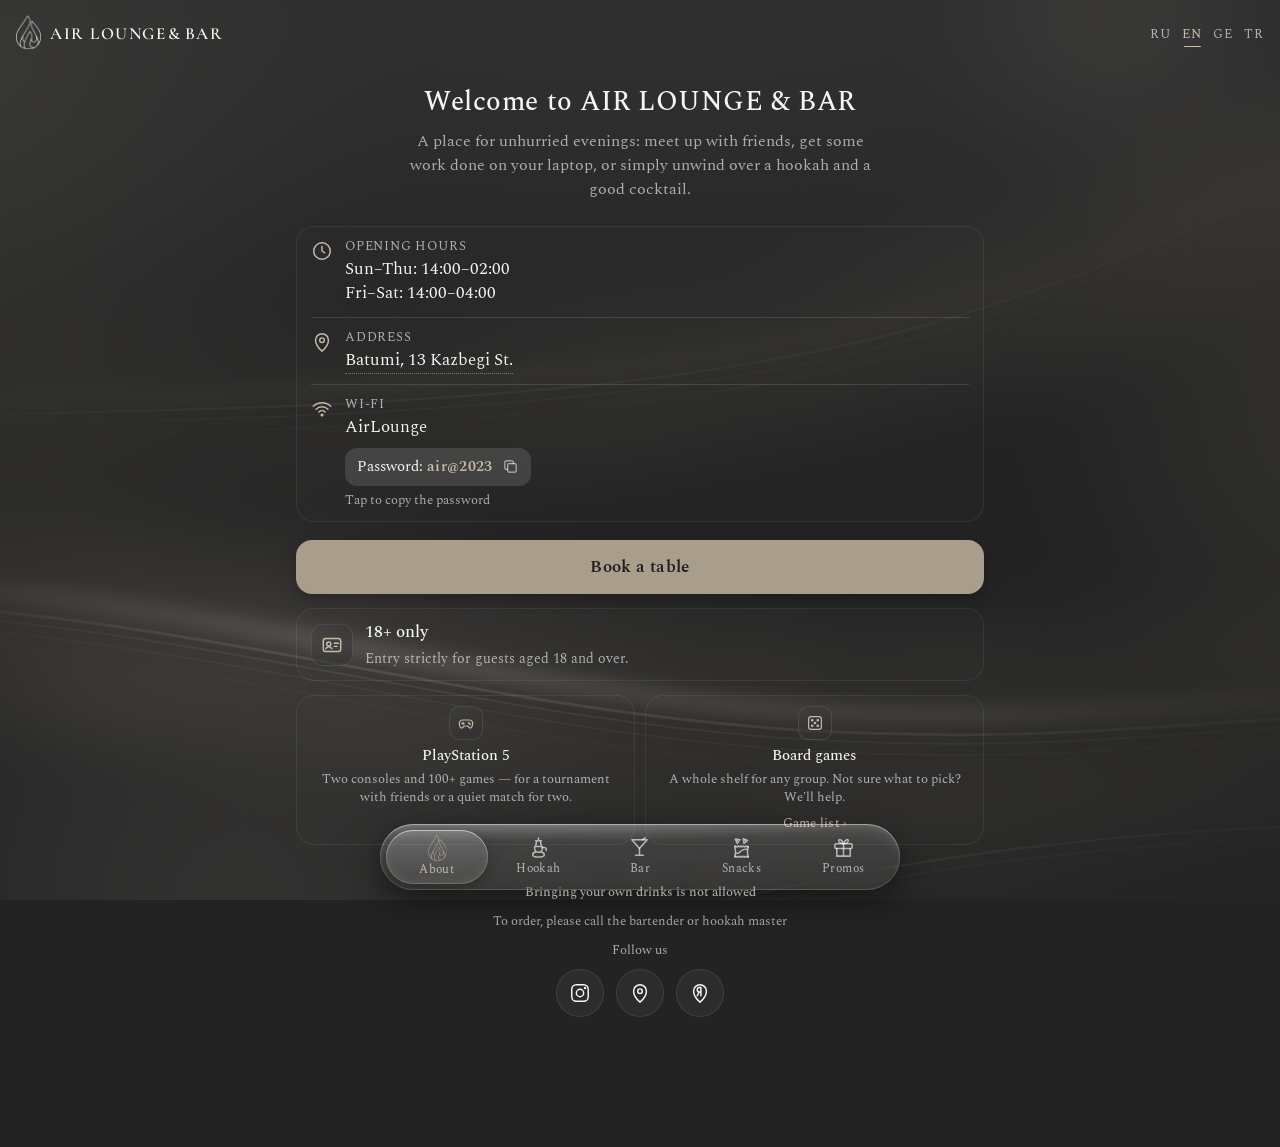
<file: index.html>
<!doctype html>
<html lang="ru">
<head>
  <meta charset="utf-8">
  <meta name="viewport" content="width=device-width, initial-scale=1, viewport-fit=cover">
  <meta name="theme-color" content="#232323">
  <meta name="color-scheme" content="dark">
  <title>AIR LOUNGE & BAR</title>
  <link rel="preconnect" href="https://fonts.googleapis.com">
  <link rel="preconnect" href="https://fonts.gstatic.com" crossorigin>
  <link href="https://fonts.googleapis.com/css2?family=Cormorant+Garamond:wght@500;600&family=Spectral:ital,wght@0,400;0,500;0,600;1,400&family=Noto+Sans+Georgian:wght@400;500;600&family=Noto+Serif+Georgian:wght@500;600&display=swap" rel="stylesheet">
  <link rel="preload" href="assets/bg.webp?v=6" as="image" media="(max-aspect-ratio: 1/1)">
  <link rel="preload" href="assets/bg-wide.webp?v=6" as="image" media="(min-aspect-ratio: 1/1)">
  <link rel="preload" href="assets/flame-big.png?v=1" as="image">
  <link rel="stylesheet" href="assets/style.css?v=94">
</head>
<body>
  <!-- фон: готовая картинка assets/bg.webp (рисует tools/render_background.py) -->
  <div class="bg" aria-hidden="true"></div>
  <!-- основное меню в оформлении мероприятия: закреплённые фоновые украшения (заполняет app.js) -->
  <div class="ev-bg-deco" id="evBgDeco" aria-hidden="true" hidden></div>

  <header class="topbar">
    <div class="brand"><span class="brand-mark" aria-hidden="true"></span><span class="brand-name" id="brand">AIR LOUNGE <span class="amp">&amp;</span> BAR</span><button class="ev-mini" id="evMini" type="button" hidden><span id="evMiniFace"></span></button></div>
    <nav class="langs" id="langs" aria-label="Language"></nav>
  </header>

  <div class="hero" id="hero"></div>

  <div class="chips-wrap" id="chipsWrap"><div class="chips-bg" id="chipsBg"></div><nav class="chips" id="chips"></nav></div>

  <main id="content" class="content"></main>

  <footer class="footer" id="footer"></footer>

  <nav class="tabbar" id="tabbar">
    <span class="lens" aria-hidden="true"></span>
    <div class="tabs" id="tabs"></div>
  </nav>

  <!-- страница ивента: вместо нижних вкладок — кнопка «Вернуться в меню» -->
  <a class="ev-back" id="evBack" href="#" hidden><svg viewBox="0 0 24 24" fill="none" stroke="currentColor" stroke-width="1.8" stroke-linecap="round" stroke-linejoin="round" aria-hidden="true"><path d="M15 5l-7 7 7 7"/></svg><span id="evBackLabel"></span></a>

  <!-- кнопка ивента (как у Wolt): двигается пальцем, унести вниз в «×» — спрятать до завтра -->
  <div class="ev-trash" id="evTrash" hidden><span class="ev-x" aria-hidden="true">×</span><span id="evTrashLabel"></span></div>
  <button class="ev-bubble" id="evBubble" type="button" hidden><span class="ev-face" id="evFace"></span><span class="ev-dot" aria-hidden="true"></span></button>

  <!-- преломление для «жидкого стекла» (работает в Chrome/Android, на iPhone — обычное стекло) -->
  <svg width="0" height="0" style="position:absolute" aria-hidden="true">
    <filter id="liquid" x="0" y="0" width="100%" height="100%" color-interpolation-filters="sRGB">
      <feTurbulence type="fractalNoise" baseFrequency="0.008 0.02" numOctaves="2" seed="7" result="noise"/>
      <feGaussianBlur in="noise" stdDeviation="2" result="soft"/>
      <feDisplacementMap in="SourceGraphic" in2="soft" scale="28" xChannelSelector="R" yChannelSelector="G"/>
    </filter>
  </svg>

  <div class="viewer" id="viewer" hidden>
    <button class="viewer-close" id="viewerClose" type="button">×</button>
    <img id="viewerImg" alt="">
    <div class="viewer-caption" id="viewerCaption"></div>
  </div>

  <div class="sheet" id="sheet" hidden>
    <div class="sheet-box" role="dialog" aria-modal="true" aria-labelledby="sheetTitle">
      <div class="sheet-grip" aria-hidden="true"></div>
      <div class="sheet-head"><h3 id="sheetTitle"></h3><button class="sheet-close" type="button" aria-label="×">×</button></div>
      <div class="sheet-cols"><span id="sheetCount"></span></div>
      <div class="sheet-body" id="sheetBody"><ol class="sheet-list" id="sheetList"></ol></div>
    </div>
  </div>

  <div class="loading" id="loading"><div class="loading-box"><i class="loading-mark" aria-hidden="true"></i><span>AIR LOUNGE & BAR</span></div></div>

  <script src="assets/event-themes.js?v=22"></script>
  <script src="assets/app.js?v=75"></script>
</body>
</html>
</file>
<file: assets/style.css>
/* ==========================================================================
   ВСЕ ЦВЕТА И ШРИФТЫ — ЗДЕСЬ. Чтобы сменить стиль сайта, меняйте только этот блок.
   Палитра «Warm Graphite» (графит + тёплый серо-бежевый). Фон-картинка — assets/bg.webp.
   ========================================================================== */
:root {
  /* Палитра «Warm Graphite»: графит + тёплый серо-бежевый. Текст белый. */
  --bg: #232323;              /* основной фон (#252525 из палитры, чуть глубже) */
  --wine: #41403e;            /* карточки / тёплый графит */
  --terracotta: #5a5650;      /* светлее графита */
  --amber: #c5bbaa;           /* светлый акцент: цены, активные надписи */
  --accent: #a99d8b;          /* акцент палитры: активная кнопка, линии */
  --amber-soft: rgba(169,157,139,.14);
  --wood: #303030;            /* вторичный фон */
  --text: #f7f6f3;            /* текст — белый */
  --muted: rgba(255,255,255,.62);
  --faint: rgba(255,255,255,.12);
  --card: rgba(255,255,255,.045);
  --card-line: rgba(255,255,255,.09);
  --item-bg: rgba(255,255,255,.009);  /* подложка карточек позиций и акций (почти прозрачная) */
  --item-line: rgba(255,255,255,.065);

  --font: "Spectral", "Noto Sans Georgian", Georgia, serif;           /* весь текст меню */
  --serif: "Spectral", "Noto Serif Georgian", Georgia, serif;          /* крупные заголовки */
  --logo: "Cormorant Garamond", "Noto Serif Georgian", Georgia, serif; /* название в шапке и на заставке */
  --radius: 18px;
  --photo: 64px;
  --tabbar-h: 66px;
}
/* ========================================================================== */

* { box-sizing: border-box; }
html { -webkit-text-size-adjust: 100%; background: var(--bg); overflow-x: clip; overscroll-behavior-y: none; }
body {
  margin: 0; min-height: 100vh;
  /* Короткие вкладки (Кальян, Снэки) почти помещаются в экран. Долистали до конца — Safari прячет
     свою панель, экран становится выше, прокручивать уже нечего — панель возвращается — и так по кругу:
     страница «трясётся». Поэтому страница всегда заметно выше самого большого экрана. */
  min-height: calc(100lvh + 120px);
  color: var(--text); font-family: var(--font); font-size: 16px; line-height: 1.45;
  padding-bottom: calc(var(--tabbar-h) + 40px + env(safe-area-inset-bottom));
  -webkit-tap-highlight-color: transparent;
}
/* ничего не должно давать сдвинуть страницу вбок (iPhone слушается, только если запрет и у html, и у body) */
body { overflow-x: clip; }
button { font: inherit; color: inherit; background: none; border: 0; padding: 0; cursor: pointer; }
a { color: inherit; }

/* ---------- фон ----------
   Одна готовая картинка: телефону не нужно ничего пересчитывать при прокрутке.
   100lvh — высота экрана, когда панель Safari спрятана, чтобы снизу не было пустой полосы. */
.bg {
  position: fixed; left: 0; top: 0; width: 100%; height: 100vh; height: 100lvh; z-index: -1;
  /* два слоя: сверху тонкие линии (вектор — всегда чёткие), под ними картинка с дымкой и складками */
  background: url("bg-lines.svg?v=8") center top / cover no-repeat,
              url("bg.webp?v=6") center top / cover no-repeat var(--bg);
  transform: translateZ(0);
}
/* на широких экранах (компьютер) — отдельная горизонтальная картинка, чтобы не растягивать телефонную */
@media (min-aspect-ratio: 1/1) { .bg { background-image: url("bg-wide-lines.svg?v=8"), url("bg-wide.webp?v=6"); background-position: center, center; } }

/* ---------- шапка ---------- */
.topbar {
  display: flex; align-items: flex-end; justify-content: space-between; gap: 10px;
  padding: calc(14px + env(safe-area-inset-top)) 10px 6px 16px;
}
/* низ букв названия — на одной линии с низом букв RU EN GE TR; значок — по центру высоты букв */
.brand { display: flex; align-items: center; gap: 9px; min-width: 0; padding-bottom: 3.9px; cursor: pointer; user-select: none; -webkit-user-select: none; }
/* значок пламени из логотипа; цвет берётся из текста (маска), картинка — assets/flame.png */
.brand-mark {
  flex: none; width: 25px; height: 34px; background: currentColor; transform: translateY(-.7px);
  -webkit-mask: url("flame.png?v=1") center / contain no-repeat; mask: url("flame.png?v=1") center / contain no-repeat;
}
.brand-name .amp { margin: 0 .16em 0 .118em; }
.brand-name { font-family: var(--logo); font-weight: 600; font-size: clamp(14px, 4.35vw, 17px); letter-spacing: .09em; line-height: 1; white-space: nowrap; min-width: 0; overflow: hidden; text-overflow: ellipsis; }
.langs { display: flex; flex: none; }
.langs button {
  position: relative; min-width: 31px; height: 40px;
  font-size: 13px; letter-spacing: .08em; color: var(--muted); transition: color .2s;
}
.langs button[aria-pressed="true"] { color: var(--amber); }
.langs button[aria-pressed="true"]::after {
  content: ""; position: absolute; left: 7px; right: 7px; bottom: 7px; height: 1.5px;
  background: var(--amber); border-radius: 1px;
}

/* ---------- заголовок вкладки ---------- */
.hero { text-align: center; padding: 26px 16px 14px; }
.hero h1 {
  margin: 0; display: inline-block; white-space: nowrap; font-family: var(--serif); font-weight: 500;
  font-size: clamp(38px, 12vw, 56px); line-height: 1; letter-spacing: .14em; text-transform: uppercase;
  padding-left: .14em; /* компенсирует пробел после последней буквы — слово стоит ровно по центру */
}
.hero span { display: block; margin-top: 4px; font-family: var(--serif); font-style: italic; font-size: 26px; color: var(--muted); }
.hero::after {
  content: ""; display: block; width: 62%; max-width: 360px; height: 1px; margin: 18px auto 0;
  background: linear-gradient(90deg, transparent, var(--amber), transparent);
}

/* ---------- чипсы разделов ---------- */
.chips {
  position: sticky; top: 0; z-index: 20;
  display: flex; gap: 8px; overflow-x: auto; scrollbar-width: none;
  padding: 4px 16px 8px; margin-top: 4px;
  --stuck: 0;           /* 0 → 1 плавно при прокрутке, меняет app.js */
}
/* подложка под лентой: появляется постепенно, без рывка */
.chips-wrap { position: sticky; top: 0; z-index: 20; }
.chips-bg {
  position: absolute; inset: 0; pointer-events: none;
  opacity: var(--stuck, 0);
  background: rgba(35,35,35,.72);
  -webkit-backdrop-filter: blur(16px) saturate(1.3); backdrop-filter: blur(16px) saturate(1.3);
  box-shadow: 0 1px 0 var(--faint);
}
.chips-wrap .chips { position: relative; z-index: 1; margin-top: 0; }
.chips::-webkit-scrollbar { display: none; }
@media (hover: hover) { .chips { cursor: grab; user-select: none; } .chips:active { cursor: grabbing; } }
.chips[hidden] { display: none; }
.chip {
  flex: none; height: 38px; padding: 0 16px; border-radius: 19px;
  background: var(--card); border: 1px solid var(--card-line);
  font-size: 14px; color: var(--muted); white-space: nowrap; transition: all .2s;
}
.chip.active { color: #1d1d1d; background: var(--accent); border-color: var(--accent); font-weight: 600; }

/* ---------- разделы ---------- */
.content { padding: 0 16px 8px; max-width: 720px; margin: 0 auto; }
.section { padding-top: 26px; scroll-margin-top: 64px; }
.section-title {
  display: flex; align-items: center; gap: 14px; margin: 0 0 14px;
  font-family: var(--serif); font-weight: 600; font-size: 23px; line-height: 1.15; letter-spacing: .03em; color: var(--text);
}
.section-title::after { content: ""; flex: 1; height: 1px; background: linear-gradient(90deg, rgba(169,157,139,.5), transparent); }
.section-note { margin: -6px 0 14px; font-size: 13.5px; color: var(--muted); }

/* ---------- карточка позиции ---------- */
.items { display: grid; gap: 8px; }
.item {
  display: flex; gap: 12px; align-items: center;
  background: var(--item-bg); border: 1px solid var(--item-line); border-radius: 14px; padding: 5px 9px 5px 5px;
}
.photo {
  flex: none; width: var(--photo); height: var(--photo); border-radius: 10px; overflow: hidden;
  display: grid; place-items: center; color: var(--amber);
  background: radial-gradient(circle at 30% 25%, rgba(169,157,139,.22), transparent 60%),
              linear-gradient(145deg, rgba(65,64,62,.55), rgba(48,48,48,.45));
  border: 1px solid rgba(169,157,139,.14);
}
.photo svg { width: 40%; height: 40%; opacity: .75; }
.photo img { width: 100%; height: 100%; object-fit: cover; display: block; }
button.photo { cursor: zoom-in; }
.item-body { flex: 1; min-width: 0; display: flex; flex-direction: column; gap: 2px; padding-right: 4px; }
.item-head { display: flex; align-items: baseline; justify-content: space-between; gap: 10px; }
.item-name { font-size: 15.5px; font-weight: 500; line-height: 1.25; }
.item-price { flex: none; font-size: 15.5px; font-weight: 600; color: var(--amber); white-space: nowrap; }
.item-desc { font-size: 13px; line-height: 1.35; color: var(--muted); }
.item-amount { font-size: 12px; color: var(--muted); }
.variants { display: flex; flex-wrap: wrap; gap: 6px; margin-top: 4px; }
.variant { display: inline-flex; gap: 6px; align-items: baseline; padding: 3px 9px; border-radius: 9px; background: var(--faint); font-size: 13px; }
.variant b { color: var(--amber); font-weight: 600; }
.vrows { display: grid; gap: 2px; margin-top: 2px; }
.vrow { display: flex; align-items: baseline; font-size: 14px; color: var(--muted); }
.vrow .lead { display: block; flex: 1 1 24px; min-width: 24px; margin: 0 8px; border-bottom: 1px dotted rgba(169,157,139,.35); transform: translateY(-4px); }
.vrow b { color: var(--amber); font-weight: 600; font-size: 15.5px; }
.vrow .vamt { font-style: normal; font-size: 12.5px; margin-left: 6px; opacity: .8; }

/* ---------- конструктор коктейля ---------- */
.builder { background: var(--card); border: 1px solid var(--card-line); border-radius: var(--radius); padding: 16px; margin-bottom: 10px; }
.builder .item-desc { margin: 2px 0 14px; }
.steps { list-style: none; margin: 0; padding: 0; display: grid; gap: 10px; }
.step { display: flex; gap: 12px; align-items: center; }
.step-num {
  flex: none; width: 28px; height: 28px; border-radius: 50%;
  border: 1px solid rgba(169,157,139,.5); color: var(--amber);
  display: grid; place-items: center; font-size: 13px; font-weight: 600;
}
.step-title { font-weight: 500; font-size: 15px; }
.step-options { font-size: 14px; color: var(--muted); }

/* ---------- акции ---------- */
.promo { display: flex; gap: 14px; align-items: center; background: var(--item-bg); border: 1px solid var(--item-line); border-radius: var(--radius); padding: 16px; }
.promo-icon {
  flex: none; width: 48px; height: 48px; border-radius: 14px; color: var(--amber);
  display: grid; place-items: center;
  background: linear-gradient(145deg, rgba(65,64,62,.6), rgba(48,48,48,.5)); border: 1px solid rgba(169,157,139,.18);
}
.promo-icon svg { width: 24px; height: 24px; }
.promo-title { font-weight: 500; font-size: 17px; margin-bottom: 4px; }
.promo-text { font-size: 14px; color: var(--muted); }

/* ---------- подвал ---------- */
.footer { max-width: 720px; margin: 0 auto; padding: 30px 16px 24px; text-align: center; color: var(--muted); font-size: 13px; }
.footer p { margin: 0 0 10px; }
.footer .rule { font-weight: 500; color: var(--text); }
.wifi { display: inline-flex; gap: 10px; flex-wrap: wrap; justify-content: center; padding: 9px 16px; border-radius: 14px; background: var(--card); border: 1px solid var(--card-line); margin: 6px 0 20px; }
.wifi b { color: var(--text); font-weight: 600; }
.socials { display: flex; justify-content: center; gap: 12px; margin-top: 8px; }
.socials a {
  width: 48px; height: 48px; border-radius: 50%; display: grid; place-items: center; color: var(--text);
  background: var(--card); border: 1px solid var(--card-line);
}
.socials a.empty { opacity: .35; pointer-events: none; }
.socials svg { width: 22px; height: 22px; }

/* ==========================================================================
   НИЖНИЕ ВКЛАДКИ — «ЖИДКОЕ СТЕКЛО»
   ========================================================================== */
.tabbar {
  position: fixed; z-index: 30;
  left: 12px; right: 12px; bottom: max(10px, calc(env(safe-area-inset-bottom) - 12px));
  transition: bottom .35s ease;
  max-width: 520px; margin: 0 auto; height: var(--tabbar-h);
  border-radius: 999px; padding: 6px;
  /* само стекло: размытие + усиление цвета того, что под ним */
  background: linear-gradient(180deg, rgba(255,255,255,.13), rgba(255,255,255,.05));
  -webkit-backdrop-filter: blur(22px) saturate(1.8) brightness(1.05);
  backdrop-filter: blur(22px) saturate(1.8) brightness(1.05);
  /* блики по краю и мягкая тень */
  box-shadow:
    inset 0 1px 0 rgba(255,255,255,.35),
    inset 0 -1px 0 rgba(255,255,255,.08),
    inset 0 0 0 1px rgba(255,255,255,.10),
    inset 0 10px 18px -12px rgba(255,255,255,.35),
    0 12px 32px rgba(0,0,0,.45);
  overflow: hidden;
}
/* блик-«отражение» в верхней части стекла */
.tabbar::before {
  content: ""; position: absolute; inset: 0; border-radius: inherit; pointer-events: none;
  background: radial-gradient(120% 70% at 30% -10%, rgba(255,255,255,.22), transparent 55%);
}
/* в Chrome/Android — настоящее преломление того, что за стеклом */
.refract .tabbar {
  backdrop-filter: url(#liquid) blur(14px) saturate(1.8) brightness(1.05);
}
.tabs { position: relative; z-index: 1; display: grid; grid-template-columns: repeat(var(--n, 4), 1fr); height: 100%; }
.tab {
  display: flex; flex-direction: column; align-items: center; justify-content: center; gap: 2px;
  color: var(--muted); font-size: 11.5px; letter-spacing: .03em; text-decoration: none;
  transition: color .3s; min-width: 0;
}
.tab span { max-width: 100%; overflow: hidden; text-overflow: ellipsis; white-space: nowrap; padding: 0 4px; }
.tab svg { width: 23px; height: 23px; transition: transform .35s cubic-bezier(.3,1.6,.5,1); }
.tab[aria-current="page"] { color: var(--amber); }
.tab[aria-current="page"] svg { transform: scale(1.08); }
/* «линза» под активной вкладкой, переезжает с упругостью */
.lens {
  position: absolute; z-index: 0; top: 6px; bottom: 6px; left: 6px;
  width: calc((100% - 12px) / var(--n, 4));
  border-radius: 999px;
  transform: translateX(calc(100% * var(--i, 0)));
  transition: transform .5s cubic-bezier(.32,1.35,.45,1);
  background: linear-gradient(180deg, rgba(255,255,255,.20), rgba(255,255,255,.07));
  box-shadow:
    inset 0 1px 0 rgba(255,255,255,.45),
    inset 0 0 0 1px rgba(255,255,255,.14),
    inset 0 -6px 12px -6px rgba(169,157,139,.35),
    0 4px 14px rgba(0,0,0,.25);
}

/* ---------- просмотр фото ---------- */
.viewer {
  position: fixed; inset: 0; z-index: 50; background: rgba(12,12,12,.9);
  -webkit-backdrop-filter: blur(10px); backdrop-filter: blur(10px);
  display: flex; flex-direction: column; align-items: center; justify-content: center; padding: 16px;
}
.viewer[hidden] { display: none; }
.viewer img { max-width: 100%; max-height: 80vh; border-radius: 14px; }
.viewer-caption { color: var(--text); margin-top: 12px; font-family: var(--serif); font-size: 22px; }
.viewer-close { position: absolute; top: calc(12px + env(safe-area-inset-top)); right: 12px; width: 48px; height: 48px; font-size: 32px; color: var(--text); }

/* ---------- заставка ---------- */
.loading {
  position: fixed; inset: 0; z-index: 60; background: var(--bg);
  display: grid; place-items: center; transition: opacity .5s;
}
.loading-box { display: flex; flex-direction: column; align-items: center; gap: 26px; }
/* большой значок пламени над названием, того же цвета */
.loading-mark {
  display: block; width: 66px; height: 92px; background: var(--amber);
  -webkit-mask: url("flame-big.png?v=1") center / contain no-repeat; mask: url("flame-big.png?v=1") center / contain no-repeat;
}
/* padding-left = letter-spacing: иначе последний пробел-разрядка сдвигает надпись влево */
.loading span { font-family: var(--logo); font-size: 22px; letter-spacing: .3em; padding-left: .3em; color: var(--amber); white-space: nowrap; }
.loading.done { opacity: 0; pointer-events: none; }

/* ---------- появление при смене вкладки ---------- */
@media (prefers-reduced-motion: no-preference) {
  .content.fade, .hero.fade { animation: fade .4s ease-out; }
  @keyframes fade { from { opacity: 0; transform: translateY(8px); } to { opacity: 1; transform: none; } }
}
/* карточки ниже экрана плавно проявляются при прокрутке */
@media (prefers-reduced-motion: no-preference) {
  .pre { opacity: 0; transform: translateY(14px); }
  .shown { transition: opacity .55s ease, transform .55s cubic-bezier(.2,.7,.2,1); }
}
@media (prefers-reduced-motion: reduce) {
  .lens, .tab svg { transition: none; }
}

@media (min-width: 600px) {
  :root { --photo: 76px; }
}
.chips-wrap[hidden] { display: none; }

/* отступ между лентой разделов и первым разделом — компактный */
.content > .section:first-child { padding-top: 7px; }
/* вкладка с одним разделом (Кальян, Снэки): без линии и пустого места под заголовком */
.hero.single { padding-bottom: 0; }
.hero.single::after { display: none; }
.hero.single + .chips-wrap + .content > .section:first-child { padding-top: 10px; }

/* ---------- вид без фото (галочка «Показывать фото позиций» выключена) ----------
   название — пунктир — цена, как в классическом меню; состав ниже */
.lead { display: none; }
.no-photos .item { padding: 11px 14px; }
.no-photos .item-body { padding-right: 0; gap: 3px; }
.no-photos .item-head { align-items: baseline; gap: 0; }
.no-photos .item-name { flex: 0 1 auto; }
.no-photos .lead {
  display: block; flex: 1 1 24px; min-width: 24px; margin: 0 8px;
  border-bottom: 1px dotted rgba(169,157,139,.35); transform: translateY(-4px);
}

/* ==========================================================================
   СТРАНИЦА «О НАС»
   ========================================================================== */
.tab-flame {
  display: block; width: 18px; height: 24px; background: currentColor;
  -webkit-mask: url("flame.png?v=1") center / contain no-repeat; mask: url("flame.png?v=1") center / contain no-repeat;
  transition: transform .35s cubic-bezier(.3,1.6,.5,1);
}
.tab[aria-current="page"] .tab-flame { transform: scale(1.08); }

.about { display: grid; gap: 14px; padding-top: 14px; }
.welcome { text-align: center; padding: 6px 8px 10px; }
.welcome-mark {
  display: block; width: 46px; height: 64px; margin: 0 auto 16px; background: var(--amber);
  -webkit-mask: url("flame-big.png?v=1") center / contain no-repeat; mask: url("flame-big.png?v=1") center / contain no-repeat;
}
.welcome h2 { margin: 0 0 10px; font-family: var(--serif); font-weight: 500; font-size: 23px; line-height: 1.25; letter-spacing: .02em; }
.welcome p { margin: 0 auto; max-width: 30em; font-size: 15.5px; line-height: 1.55; color: var(--muted); }

.info-card { background: var(--item-bg); border: 1px solid var(--item-line); border-radius: var(--radius); padding: 4px 16px; }
.info-row { display: flex; gap: 14px; align-items: flex-start; padding: 13px 0; }
.info-row + .info-row { border-top: 1px solid var(--faint); }
.info-row > svg { flex: none; width: 22px; height: 22px; color: var(--amber); margin-top: 2px; }
.info-label { font-size: 12.5px; letter-spacing: .06em; text-transform: uppercase; color: var(--muted); }
.info-value { font-size: 16.5px; margin-top: 2px; }
.info-value a { text-decoration: none; border-bottom: 1px dotted rgba(197,187,170,.5); }
.wifi-pass {
  display: inline-flex; align-items: center; gap: 10px; margin-top: 8px; padding: 8px 12px;
  border-radius: 12px; background: var(--faint); font-size: 15px; color: var(--text);
}
.wifi-pass b { color: var(--amber); font-weight: 600; letter-spacing: .02em; }
.wifi-pass svg { width: 17px; height: 17px; color: var(--muted); }
.info-hint { font-size: 12.5px; color: var(--muted); margin-top: 6px; transition: color .2s; }
.info-hint.ok { color: var(--amber); }

.age { display: flex; gap: 14px; align-items: center; background: var(--item-bg); border: 1px solid var(--item-line); border-radius: var(--radius); padding: 16px; }
.age-badge {
  flex: none; width: 48px; height: 48px; border-radius: 50%; display: grid; place-items: center;
  border: 1.5px solid var(--amber); color: var(--amber); font-weight: 600; font-size: 16px;
}
.welcome .nowrap { white-space: nowrap; }

/* «О нас»: те же отступы внутри блоков, что у позиций меню */
.about .promo { padding: 11px 14px; gap: 12px; }
.about .promo-icon { width: 42px; height: 42px; border-radius: 12px; }
.about .promo-icon svg { width: 22px; height: 22px; }
.about .info-card { padding: 0 14px; }
.about .info-row { padding: 11px 0; gap: 12px; }
.welcome { padding-top: 0; }
.book-btn {
  display: block; margin-top: 4px; padding: 15px 16px; border-radius: 16px; text-align: center; text-decoration: none;
  background: var(--accent); color: #1d1d1d; font-weight: 600; font-size: 17px; letter-spacing: .02em;
  box-shadow: 0 6px 18px rgba(0,0,0,.25);
}
.book-btn:active { transform: scale(.98); }
.info-value { white-space: pre-line; }
.hero[hidden] { display: none; }
/* «О нас» без большого заголовка: приветствие — главный заголовок страницы */
.hero[hidden] ~ .chips-wrap + .content .about { padding-top: 26px; }
.hero[hidden] ~ .chips-wrap + .content .welcome h2 { font-size: 27px; }
/* «О нас»: PlayStation и настольные игры — две карточки в одну строку */
.about .features { display: grid; grid-template-columns: 1fr 1fr; gap: 10px; }
.about .feature { display: flex; flex-direction: column; gap: 8px; padding: 13px 13px 14px; background: var(--item-bg); border: 1px solid var(--item-line); border-radius: var(--radius); }
.about .feature .promo-icon { width: 38px; height: 38px; border-radius: 11px; }
.about .feature .promo-icon svg { width: 20px; height: 20px; }
.about .feature .promo-title { font-size: 16px; margin: 2px 0 0; line-height: 1.2; }
.about .feature .promo-text { font-size: 13.5px; line-height: 1.4; }
/* карточки-половинки: всё по центру, компактнее */
.about .feature { align-items: center; text-align: center; gap: 6px; padding: 10px 10px 11px; }
.about .feature .promo-icon { width: 34px; height: 34px; border-radius: 10px; }
.about .feature .promo-icon svg { width: 18px; height: 18px; }
.about .feature .promo-title { font-size: 15px; margin-top: 1px; }
.about .feature .promo-text { font-size: 12.5px; line-height: 1.38; }

/* «О нас»: PlayStation и настолки — под кнопкой «Забронировать» */
.about .promo + .features { margin-top: 0; }
.about button.feature { font: inherit; color: inherit; cursor: pointer; transition: transform .15s, background .15s; -webkit-tap-highlight-color: transparent; }
.about button.feature:active { transform: scale(.97); background: rgba(255,255,255,.05); }
.feature-more { margin-top: auto; padding-top: 3px; font-size: 12.5px; color: var(--amber); letter-spacing: .02em; }

/* ---------- список настольных игр (выезжает снизу) ---------- */
html.locked, html.locked body { overflow: hidden; }
.sheet { position: fixed; inset: 0; z-index: 60; background: rgba(10,10,10,0); transition: background .3s; display: flex; align-items: flex-end; justify-content: center; }
.sheet[hidden] { display: none; }
.sheet.open { background: rgba(10,10,10,.6); }
.sheet-box {
  width: 100%; max-width: 560px; max-height: 80vh; max-height: 80svh; display: flex; flex-direction: column;
  background: #2a2a29; border: 1px solid var(--item-line); border-bottom: 0; border-radius: 22px 22px 0 0;
  padding: 8px 18px 0; box-shadow: 0 -10px 30px rgba(0,0,0,.4);
  transform: translateY(100%); transition: transform .3s cubic-bezier(.2,.8,.2,1);
}
.sheet.open .sheet-box { transform: none; }
.sheet-grip { width: 38px; height: 4px; border-radius: 2px; background: rgba(255,255,255,.2); margin: 0 auto 8px; }
.sheet-head { display: flex; align-items: center; justify-content: space-between; gap: 10px; }
.sheet-head h3 { margin: 0; font-family: var(--serif); font-weight: 500; font-size: 22px; color: var(--text); }
.sheet-close { flex: none; width: 40px; height: 40px; margin-right: -10px; font-size: 28px; line-height: 1; color: var(--muted); background: none; border: 0; }
.sheet-cols { display: flex; justify-content: flex-end; padding: 4px 0 6px; border-bottom: 1px solid var(--item-line); font-size: 11.5px; color: var(--muted); letter-spacing: .04em; }
.sheet-body { margin-right: -18px; padding-right: 18px; overflow-y: auto; -webkit-overflow-scrolling: touch; overscroll-behavior: contain; padding-bottom: calc(18px + env(safe-area-inset-bottom)); }
.sheet-list { list-style: none; margin: 0; padding: 0; }
.sheet-list li { display: flex; align-items: baseline; gap: 6px; padding: 6px 0; font-size: 14px; line-height: 1.3; }
.sheet-list li i { flex: 1; border-bottom: 1px dotted rgba(255,255,255,.18); transform: translateY(-3px); }
.sheet-list li b { flex: none; font-weight: 500; font-size: 13px; color: var(--amber); }

/* ==========================================================================
   ИВЕНТ (Хеллоуин и т.п.): плавающая кнопка-«пузырь» и отдельная страница #event.
   Цвет ивента --ev приходит из админки (data/event.json → color).
   ========================================================================== */
:root { --ev: #e8742a; --ev-light: color-mix(in srgb, var(--ev) 55%, #fff); }

.ev-bubble {
  position: fixed; z-index: 35; right: 14px; bottom: 126px;
  width: 62px; height: 62px; border-radius: 50%;
  display: grid; place-items: center;
  background: radial-gradient(circle at 34% 28%, color-mix(in srgb, var(--ev) 45%, #fff), var(--ev) 58%, color-mix(in srgb, var(--ev) 62%, #000));
  box-shadow: 0 10px 24px rgba(0,0,0,.45), inset 0 1px 0 rgba(255,255,255,.45), 0 0 0 1px rgba(255,255,255,.12);
  touch-action: none; user-select: none; -webkit-user-select: none; -webkit-touch-callout: none;
  transition: transform .4s cubic-bezier(.3,1.3,.5,1), opacity .25s, scale .25s, box-shadow .2s;
}
.ev-bubble[hidden] { display: none; }
/* пульсация кольцом (быстрая и неширокая), постоянно */
.ev-bubble::before {
  content: ""; position: absolute; inset: -2px; border-radius: 50%; pointer-events: none;
  border: 2px solid var(--ev); animation: ev-pulse 1.7s ease-out infinite;
}
@keyframes ev-pulse { 0% { transform: scale(1); opacity: .8; } 75%, 100% { transform: scale(1.28); opacity: 0; } }
.ev-face { font-size: 31px; line-height: 1; pointer-events: none; filter: drop-shadow(0 1px 1px rgba(0,0,0,.3)); }
/* белая точка «новое» — пока гость не открыл страницу ивента */
.ev-dot { position: absolute; top: 3px; right: 3px; width: 13px; height: 13px; border-radius: 50%; background: #fff; box-shadow: 0 0 0 2.5px var(--ev); pointer-events: none; }
.ev-bubble.seen .ev-dot { display: none; }
.ev-bubble.pop { animation: ev-pop .6s cubic-bezier(.3,1.5,.5,1) .6s both; }
@keyframes ev-pop { from { opacity: 0; scale: .3; } to { opacity: 1; scale: 1; } }
/* пока тащат — никаких анимаций и смены размера: только движение точно под пальцем */
.ev-bubble.dragging { transition: none; will-change: transform; box-shadow: 0 16px 34px rgba(0,0,0,.55), inset 0 1px 0 rgba(255,255,255,.45); }
.ev-bubble.dragging::before { animation: none; opacity: 0; }
.ev-bubble.gone { scale: .2; opacity: 0; }

/* зона «×» — видна только пока пузырь тащат. Стоит над нижними вкладками, а не у самого края:
   у нижнего края iPhone придерживает касания (жест «домой», панель Safari) — пузырь отставал от пальца */
.ev-trash {
  position: fixed; z-index: 34; left: 0; right: 0; bottom: 0; height: 330px; pointer-events: none;
  display: flex; flex-direction: column; align-items: center; justify-content: flex-end; gap: 9px;
  padding-bottom: calc(var(--tabbar-h) + 44px + env(safe-area-inset-bottom));
  background: linear-gradient(transparent, rgba(0,0,0,.85));
  font-size: 13px; letter-spacing: .02em; color: rgba(255,255,255,.82);
  opacity: 0; transition: opacity .2s;
}
.ev-trash[hidden] { display: none; }
.ev-trash.show { opacity: 1; }
.ev-x {
  width: 56px; height: 56px; border-radius: 50%; display: grid; place-items: center;
  font-size: 30px; line-height: 1; border: 1.5px solid rgba(255,255,255,.7); background: rgba(255,255,255,.08);
  transition: background .12s, border-color .12s;
}
/* пузырь над «×» — подсвечивается крестик (сам пузырь не меняется, чтобы не дёргался) */
.ev-trash.near .ev-x { background: rgba(255,255,255,.3); border-color: #fff; }

/* ---------- страница ивента ---------- */
.is-event { --amber: var(--ev-light); --accent: var(--ev); }
.is-event .tabbar { display: none; }
.is-event .bg::after {
  content: ""; position: absolute; inset: 0;
  background: radial-gradient(95% 42% at 50% 0%, color-mix(in srgb, var(--ev) 32%, transparent), transparent 72%);
}
.is-event .section-title::after { background: linear-gradient(90deg, color-mix(in srgb, var(--ev) 60%, transparent), transparent); }
.is-event .hero span { font-style: normal; font-size: 17px; letter-spacing: .04em; color: var(--ev-light); margin-top: 10px; padding: 0 8px; white-space: normal; overflow-wrap: anywhere; }
.ev-cover { display: block; width: 100%; max-width: 520px; aspect-ratio: 16 / 9; object-fit: cover; margin: -6px auto 18px; border-radius: var(--radius); box-shadow: 0 12px 30px rgba(0,0,0,.4), 0 0 0 1px color-mix(in srgb, var(--ev) 35%, transparent); }
.ev-emoji { font-size: 56px; line-height: 1; margin-bottom: 12px; animation: ev-float 4s ease-in-out infinite; }
@keyframes ev-float { 50% { transform: translateY(-6px) rotate(-4deg); } }
.ev-intro { font-size: 15px; line-height: 1.5; color: var(--muted); max-width: 520px; margin: 14px auto 0; padding: 0 6px; }
.item-old { margin-right: 6px; font-size: 13px; font-weight: 400; color: var(--muted); text-decoration-thickness: 1px; }

/* «Вернуться в меню» — на месте нижних вкладок, то же «стекло» */
.ev-back {
  position: fixed; z-index: 30; left: 50%; transform: translateX(-50%);
  bottom: max(12px, calc(env(safe-area-inset-bottom) - 10px));
  height: 54px; padding: 0 24px 0 16px; border-radius: 999px;
  display: flex; align-items: center; gap: 8px; white-space: nowrap;
  font-size: 15.5px; letter-spacing: .02em; color: var(--text); text-decoration: none;
  background: linear-gradient(180deg, rgba(255,255,255,.15), rgba(255,255,255,.06));
  -webkit-backdrop-filter: blur(22px) saturate(1.8); backdrop-filter: blur(22px) saturate(1.8);
  box-shadow: inset 0 1px 0 rgba(255,255,255,.35), inset 0 0 0 1px rgba(255,255,255,.12), 0 12px 32px rgba(0,0,0,.45);
}
.ev-back[hidden] { display: none; }
.ev-back svg { width: 20px; height: 20px; color: var(--ev-light); }

/* гость спрятал пузырь — маленькая кнопка в шапке справа от названия */
.ev-mini {
  position: relative; flex: none; align-self: center; width: 26px; height: 26px; margin-left: -3px; border-radius: 50%;
  display: grid; place-items: center; transform: translateY(-1px);
  background: radial-gradient(circle at 34% 28%, color-mix(in srgb, var(--ev) 45%, #fff), var(--ev) 58%, color-mix(in srgb, var(--ev) 62%, #000));
  box-shadow: 0 3px 8px rgba(0,0,0,.4), inset 0 1px 0 rgba(255,255,255,.4);
}
.ev-mini[hidden] { display: none; }
.ev-mini span { font-size: 14px; line-height: 1; pointer-events: none; }
.ev-mini::before {
  content: ""; position: absolute; inset: -1.5px; border-radius: 50%; pointer-events: none;
  border: 1.5px solid var(--ev); animation: ev-pulse 1.7s ease-out infinite;
}
/* увеличенная зона нажатия, чтобы попадать пальцем */
.ev-mini::after { content: ""; position: absolute; inset: -9px; }
.ev-mini.pop { animation: ev-pop .5s cubic-bezier(.3,1.5,.5,1) both; }
/* пока мини-кнопка видна — кнопки языков чуть уже, чтобы название не обрезалось на узких iPhone */
.ev-mini-on .langs button { min-width: 28px; }
.ev-mini-on .topbar { gap: 3px; }

@media (prefers-reduced-motion: reduce) {
  .ev-bubble::before, .ev-mini::before, .ev-emoji { animation: none; }
}

/* ==========================================================================
   ТЕМЫ МЕРОПРИЯТИЙ (поле «Оформление» у мероприятия в админке).
   Украшения рисует assets/event-themes.js; здесь — где они стоят и как двигаются.
   Всё декоративное: .deco не ловит нажатия и не читается экранным диктором.
   ========================================================================== */
.is-event .hero { position: relative; }
.is-event .content { position: relative; }
/* украшения — задний фон: карточки и текст лежат поверх них (z-index -1 — ниже обычного содержимого, но выше фона .bg) */
.deco { position: absolute; pointer-events: none; z-index: -1; }
.is-event .hero > :not(.deco) { position: relative; z-index: 1; }

/* ---------- Хеллоуин ---------- */
/* тёмная ночная часть сверху: от шапки до описания, ниже плавно уходит в основной фон */
.theme-halloween .bg { background: var(--hw-stars) center top / 390px 640px repeat, radial-gradient(130% 70% at 50% 110%, #10130e 0%, #060706 62%) #060706; }
.theme-halloween .bg::after { display: none; }
.is-event.theme-halloween .topbar { background: #141812; position: relative; z-index: 2; }
.is-event.theme-halloween .hero {
  padding: 0 0 46px; margin-bottom: -20px;
  /* под рисунком — тот же тёмный цвет, что у земли на рисунке (#060706); ниже он же — фон всей страницы со звёздами */
  background: linear-gradient(180deg, #060706 0, #060706 calc(100% - 60px), rgba(6,7,6,0) 100%);
}
.is-event.theme-halloween .hero::after { display: none; }
.is-event.theme-halloween .hero h1 { color: #fff; padding-left: calc(.14em + 16px); padding-right: 16px; margin-top: 2px; }
.is-event.theme-halloween .hero span { color: #ffa63d; text-shadow: 0 0 12px rgba(255,154,50,.45); padding: 0 24px; }   /* цвет горящих глаз тыкв */
.is-event.theme-halloween .ev-intro { color: rgba(255,255,255,.62); padding: 0 22px; }

/* сцена: луна, кривой замок, кладбище и тыквы-фонари на поле (во всю ширину), летучие мыши поверх */
.hw-scene { position: relative; margin: 0; background: linear-gradient(180deg, #141812 0%, #0f120d 55%, #0a0c09 100%); }
.hw-scene-svg { display: block; width: 100%; height: auto; max-height: 300px; }
.hw-bats { position: absolute; inset: 0; color: #050505; overflow: hidden; }
/* каждая мышь — полоса во всю ширину сцены; полоса едет слева направо (или наоборот), мышь внутри машет крыльями
   и слегка ныряет вверх-вниз. Пролетает поверх луны и замка — там её хорошо видно */
.hw-bats i { position: absolute; left: 0; width: 100%; display: block; animation: hw-fly1 14s ease-in-out infinite; }
.hw-bats b { display: block; animation: hw-dip 3s ease-in-out infinite, hw-face1 14s linear infinite; }
.hw-bats svg { display: block; width: 100%; height: auto; animation: hw-flap .32s ease-in-out infinite alternate; transform-origin: 50% 40%; }
/* координаты по горизонтали — доля ширины сцены (луна и замок — примерно 35–65%) */
.hw-bats .b1 { top: 22%; }
.hw-bats .b1 b { width: 30px; }
.hw-bats .b2 { top: 40%; animation-name: hw-fly2; animation-duration: 18s; animation-delay: -6s; }
.hw-bats .b2 b { width: 24px; animation: hw-dip 3.6s ease-in-out infinite, hw-face2 18s linear -6s infinite; }
.hw-bats .b3 { top: 9%; animation-name: hw-fly3; animation-duration: 22s; animation-delay: -11s; }
.hw-bats .b3 b { width: 18px; animation: hw-dip 2.6s ease-in-out infinite, hw-face3 22s linear -11s infinite; }
.hw-bats .b4 { top: 55%; animation-name: hw-fly4; animation-duration: 16s; animation-delay: -4s; }
.hw-bats .b4 b { width: 20px; animation: hw-dip 3.3s ease-in-out infinite, hw-face4 16s linear -4s infinite; }
.hw-bats .b2 svg, .hw-bats .b3 svg { animation-duration: .26s; }
/* полёт туда-обратно вокруг луны и замка; hw-faceN разворачивает мышь носом по ходу полёта */
@keyframes hw-fly1 { 0%, 100% { translate: 28% 0; } 22% { translate: 45% -12px; } 45% { translate: 63% 4px; } 70% { translate: 49% 16px; } }
@keyframes hw-face1 { 0%, 44.9% { scale: 1 1; } 45%, 100% { scale: -1 1; } }
@keyframes hw-fly2 { 0%, 100% { translate: 64% 0; } 30% { translate: 44% -10px; } 55% { translate: 27% 6px; } 76% { translate: 42% 14px; } }
@keyframes hw-face2 { 0%, 54.9% { scale: -1 1; } 55%, 100% { scale: 1 1; } }
@keyframes hw-fly3 { 0%, 100% { translate: 38% 0; } 50% { translate: 60% 12px; } }
@keyframes hw-face3 { 0%, 49.9% { scale: 1 1; } 50%, 100% { scale: -1 1; } }
@keyframes hw-fly4 { 0%, 100% { translate: 60% 0; } 42% { translate: 33% -10px; } }
@keyframes hw-face4 { 0%, 41.9% { scale: -1 1; } 42%, 100% { scale: 1 1; } }
@keyframes hw-dip { 0%, 100% { translate: 0 0; } 50% { translate: 0 10px; } }
@keyframes hw-flap { from { transform: scaleY(1); } to { transform: scaleY(.45); } }
/* звёзды над замком медленно мерцают */
/* звёзды над замком мерцают заметно: гаснут почти до нуля и вспыхивают до полной яркости (размер не меняется) */
.hw-star { animation: hw-star 3.5s ease-in-out infinite; }
@keyframes hw-star { 0%, 100% { opacity: .05; } 45%, 55% { opacity: 1; } }
/* крупные звёзды: большую часть времени тусклые, редкая плавная вспышка (~1,5 с) */
.hw-star-big { animation-name: hw-star-big; animation-timing-function: ease-in-out; }
@keyframes hw-star-big { 0%, 52%, 100% { opacity: .15; } 68%, 72% { opacity: 1; } 88% { opacity: .15; } }
/* окна замка: свет по очереди гаснет и снова загорается */
.hw-win { animation: hw-win 17.5s ease-in-out infinite; }
@keyframes hw-win { 0%, 30%, 100% { opacity: 1; } 36%, 52% { opacity: 0; } 58% { opacity: 1; } }
/* тыквы неспешно моргают */
.hw-eyes { transform-box: fill-box; transform-origin: center; animation: hw-blink 6.5s ease-in-out infinite; }
@keyframes hw-blink { 0%, 90%, 100% { scale: 1 1; } 94% { scale: 1 .12; } }

/* меню ниже — в той же ночной гамме: лунное золото (рамки, линии, кнопки) и тёплый свет окон (цены) */
.theme-halloween { --amber: #f2c46d; --accent: #f0d9a3; --hw-moon: 240,217,163; }
.theme-halloween .chips-bg { background: rgba(6,7,6,.78); box-shadow: 0 1px 0 rgba(var(--hw-moon),.14); }
.theme-halloween .chip { background: rgba(var(--hw-moon),.04); border-color: rgba(var(--hw-moon),.22); color: rgba(255,255,255,.72); }
.theme-halloween .chip.active { background: #f0d9a3; border-color: #f0d9a3; color: #141812; box-shadow: 0 0 14px rgba(var(--hw-moon),.35); }
.theme-halloween .section-title { color: #f7efdc; }
.theme-halloween .section-title::after { background: linear-gradient(90deg, rgba(var(--hw-moon),.55), transparent); }
.theme-halloween .item, .theme-halloween .promo {
  background: linear-gradient(160deg, rgba(var(--hw-moon),.06), rgba(var(--hw-moon),.015) 60%);
  border-color: rgba(var(--hw-moon),.3);
  box-shadow: 0 0 18px rgba(var(--hw-moon),.05), inset 0 1px 0 rgba(var(--hw-moon),.08);
}
.theme-halloween .item-head .lead { border-color: rgba(var(--hw-moon),.22); }
.theme-halloween .item-price { color: #f2b45a; text-shadow: 0 0 10px rgba(242,180,90,.35); }
.theme-halloween .item-old { color: rgba(255,255,255,.4); text-decoration-color: rgba(var(--hw-moon),.7); text-shadow: none; }
.theme-halloween .item-desc, .theme-halloween .item-amount { color: rgba(255,255,255,.58); }
.theme-halloween .promo-icon { color: #f2b45a; background: rgba(var(--hw-moon),.05); border-color: rgba(var(--hw-moon),.25); }
.theme-halloween .footer { color: rgba(255,255,255,.6); }
.theme-halloween .socials a { border-color: rgba(var(--hw-moon),.22); }

/* основное меню в оформлении мероприятия: закреплённый фон — не прокручивается, виден на любой глубине страницы */
/* высота — всегда «полный экран» (100lvh, как у .bg): iPhone прячет/показывает панели Safari при прокрутке,
   и при высоте по видимой части череп и дьявол пересчитывали положение и прыгали */
.ev-bg-deco { position: fixed; left: 0; top: 0; width: 100%; height: 100vh; height: 100lvh; z-index: -1; pointer-events: none; overflow: hidden; transform: translateZ(0); }
.ev-bg-deco[hidden] { display: none; }
.ev-bg-deco .hw-web { top: 52px; left: -4px; }   /* ниже липкой ленты разделов */
.ev-bg-deco .hw-spider { top: 52px; }
.ev-bg-deco .hw-skull { top: 38%; }
.ev-bg-deco .hw-devil { top: auto; bottom: 175px; }   /* с запасом: при показанных панелях Safari низ экрана выше */

/* фон за меню: большая паутина с пауком (лунного оттенка), мерцающие звёзды, привидения */
.hw-web { top: 10px; left: -4px; width: 52vw; max-width: 300px; aspect-ratio: 1; color: rgba(var(--hw-moon),.12); }
.hw-web svg { display: block; width: 100%; height: 100%; }
.hw-spider { top: 10px; left: min(24vw, 140px); width: 22px; color: #0d0d0d; transform-origin: 50% 0; animation: hw-swing 5s ease-in-out infinite; }
.hw-spider i { display: block; width: 1px; height: 120px; margin: 0 auto; background: linear-gradient(rgba(var(--hw-moon),.06), rgba(var(--hw-moon),.3)); }
.hw-spider svg { display: block; width: 22px; height: auto; margin-top: -2px; filter: drop-shadow(0 0 1.5px rgba(242,180,90,.6)); }
@keyframes hw-swing { 0%, 100% { transform: rotate(4deg); } 50% { transform: rotate(-4deg) translateY(8px); } }

/* несколько звёзд мерцают (остальные — неподвижный звёздный фон страницы) */
.hw-twinkle { inset: 0; }
.hw-twinkle i { position: absolute; width: 3px; height: 3px; border-radius: 50%; background: #fff8e4; box-shadow: 0 0 6px 1px rgba(246,226,176,.7); opacity: .15; animation: hw-twinkle 3.6s ease-in-out infinite; }
.hw-twinkle i:nth-child(1) { display: none; }  /* стояла у котла — путалась с пузырьками */
.hw-twinkle i:nth-child(2) { top: 17%; left: 6%; animation-delay: -1.2s; }
.hw-twinkle i:nth-child(3) { top: 29%; left: 95%; animation-delay: -2.4s; animation-duration: 4.4s; }
.hw-twinkle i:nth-child(4) { top: 41%; left: 2%; animation-delay: -.6s; }
.hw-twinkle i:nth-child(5) { top: 53%; left: 92%; animation-delay: -3s; animation-duration: 5s; }
.hw-twinkle i:nth-child(6) { top: 64%; left: 48%; animation-delay: -1.8s; width: 2px; height: 2px; }
.hw-twinkle i:nth-child(7) { top: 76%; left: 4%; animation-delay: -2.8s; animation-duration: 4.2s; }
.hw-twinkle i:nth-child(8) { top: 87%; left: 90%; animation-delay: -.3s; }
.hw-twinkle i:nth-child(9) { top: 96%; left: 30%; animation-delay: -2s; width: 2px; height: 2px; }
@keyframes hw-twinkle { 0%, 100% { opacity: .12; transform: scale(.7); } 50% { opacity: .9; transform: scale(1.15); } }

/* подвал: привидение слева и мумия справа от иконок соцсетей (там всегда пусто, при любой высоте экрана) */
.theme-halloween .footer { position: relative; }
.theme-halloween .footer::before, .theme-halloween .footer::after {
  content: ""; position: absolute; z-index: -1; pointer-events: none; background: center / contain no-repeat;
}
.theme-halloween .footer::before { width: 62px; height: 82px; left: 8px; bottom: 0; background-image: var(--hw-ghost); rotate: -8deg; opacity: .9; animation: hw-float 7s ease-in-out infinite; }
.theme-halloween .footer::after { width: 46px; height: 54px; right: 12px; bottom: 10px; background-image: var(--hw-mummy); rotate: 12deg; opacity: .8; }

/* предметы в конце строки с названием раздела — справа, на месте линии, текст не закрывают */
.hw-title-item { order: 2; flex: none; display: block; height: 40px; margin: -10px -2px -8px 0; opacity: .9; position: relative; z-index: -1; }
.hw-ti-lollipop svg { rotate: 30deg; }
.hw-title-item svg { display: block; height: 100%; width: auto; filter: drop-shadow(0 0 6px rgba(242,180,90,.18)); }

.hw-item svg { display: block; width: 100%; height: auto; }
.hw-item { opacity: .8; }
/* коса — слева над заголовком второго раздела, в промежутке между карточками */
.theme-halloween .section-title { position: relative; }
.hw-title-left { position: absolute; z-index: -1; width: 52px; left: -42px; top: -88px; rotate: 6deg; opacity: .85; pointer-events: none; }
/* коса — небольшой замах вокруг конца древка */
.hw-title-left svg { transform-origin: 14% 94%; animation: hw-swing-scythe 3.2s ease-in-out infinite; }
@keyframes hw-swing-scythe { 0%, 100% { rotate: -5deg; } 45% { rotate: 9deg; } 60% { rotate: 7deg; } }
/* котёл — пузырьки поднимаются и мерцают, будто зелье бурлит */
.hw-bub { transform-box: fill-box; transform-origin: center; animation: hw-bubble 2s ease-in-out infinite; }
@keyframes hw-bubble { 0% { opacity: 0; translate: 0 3px; scale: .6; } 35% { opacity: .9; } 70% { opacity: .6; } 100% { opacity: 0; translate: 0 -4px; scale: 1.1; } }
/* кукла вуду — левая и правая булавки втыкаются и вытаскиваются */
.hw-pin-l, .hw-pin-r { transform-box: view-box; animation: hw-pin-l 2.4s ease-in-out infinite; }
.hw-pin-r { animation-name: hw-pin-r; animation-delay: -1.2s; }
@keyframes hw-pin-l { 0%, 100% { translate: 0 0; } 50% { translate: -3.4px -2.2px; } }
@keyframes hw-pin-r { 0%, 100% { translate: 0 0; } 50% { translate: 3.6px -1.5px; } }
.hw-title-left svg { display: block; width: 100%; height: auto; }
/* бутылка яда — в подвале справа от строки «…свои напитки» */
.theme-halloween .footer .rule::after {
  content: ""; position: absolute; z-index: -1; right: 4px; top: 14px; width: 26px; height: 42px; rotate: -14deg;
  background: var(--hw-poison) center / contain no-repeat; opacity: .85; pointer-events: none;
}
/* ближе к середине, под текстом — почти прозрачные, чтобы текст читался */
.hw-faint { opacity: .13; }
.hw-skull { width: 92px; top: 44%; left: 50%; margin-left: -46px; rotate: -8deg; }
.hw-devil { width: 104px; top: 77%; left: 50%; margin-left: -10px; rotate: 10deg; }
/* внизу меню: зомби выглядывает из-за левого края у последней карточки (на краю нет текста) */
.hw-zombie { width: 60px; bottom: 22px; left: -27px; rotate: -10deg; animation: hw-peek 6s ease-in-out infinite; }
@keyframes hw-peek { 0%, 100% { translate: 0 0; } 50% { translate: 0 -5px; } }
@keyframes hw-float { 0%, 100% { translate: 0 0; } 50% { translate: 6px -14px; } }

@media (prefers-reduced-motion: reduce) {
  .hw-bats i, .hw-bats b, .hw-bats svg, .hw-star, .hw-win, .hw-eyes, .hw-spider, .hw-ghost, .hw-twinkle i, .hw-zombie, .theme-halloween .footer::before, .hw-title-left svg, .hw-bub, .hw-pin-l, .hw-pin-r { animation: none; }
}
</file>
